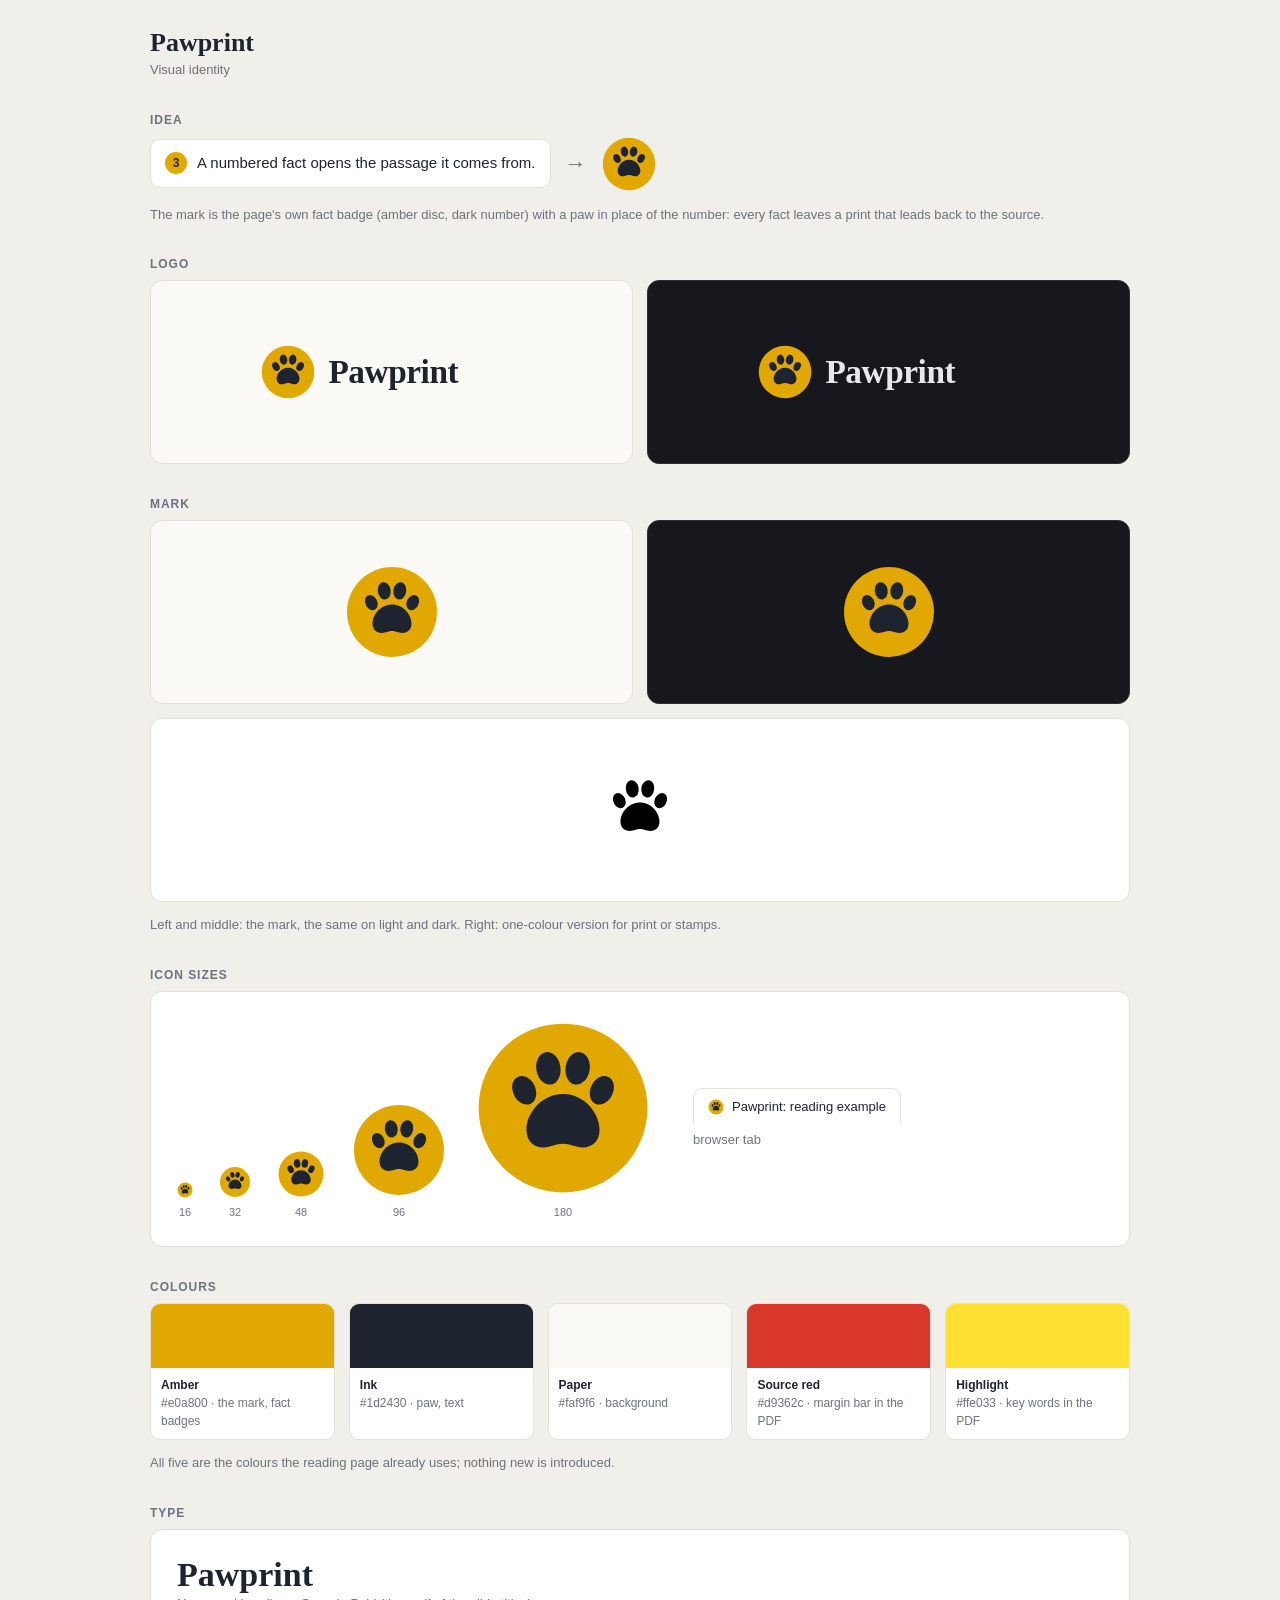
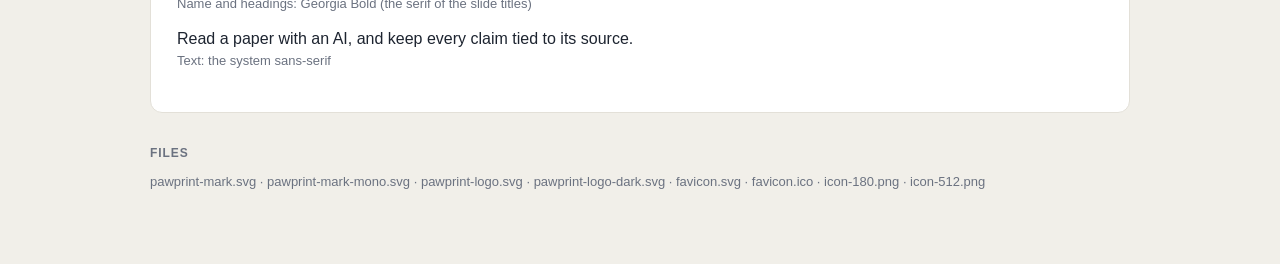
<file: media/brand/index.html>
<!doctype html><html lang="en"><head><meta charset="utf-8"><meta name="viewport" content="width=device-width,initial-scale=1"><title>Pawprint: visual identity</title>
<style>
body{margin:0;font:15px/1.5 -apple-system,BlinkMacSystemFont,"Segoe UI",sans-serif;background:#f1efe9;color:#1d2430}
main{max-width:980px;margin:0 auto;padding:28px 20px 60px}
h1{font:700 26px Georgia,serif;margin:0 0 2px}h2{font:700 12px/1 sans-serif;letter-spacing:.08em;text-transform:uppercase;color:#6b7280;margin:34px 0 10px}
.note{color:#6b7280;font-size:13px}.row{display:flex;gap:14px;flex-wrap:wrap}
.card{flex:1 1 280px;border:1px solid #e3e0d8;border-radius:12px;padding:26px;display:flex;align-items:center;justify-content:center;min-height:130px;background:#faf9f6}
.card.dark{background:#16181d;border-color:#2b2f38}.card.white{background:#fff}
.sizes{display:flex;gap:26px;align-items:flex-end}.sizes div{text-align:center;font-size:11px;color:#6b7280}.sizes img{display:block;margin:0 auto 6px}
.sw{flex:1 1 130px;border-radius:10px;overflow:hidden;border:1px solid #e3e0d8;background:#fff;font-size:12px}.sw i{display:block;height:64px}.sw b{display:block;padding:8px 10px 0}.sw span{display:block;padding:0 10px 9px;color:#6b7280}
.tab{display:inline-flex;align-items:center;gap:8px;background:#fff;border:1px solid #e3e0d8;border-bottom:none;border-radius:9px 9px 0 0;padding:8px 14px;font-size:13px}
.fact{display:flex;gap:10px;align-items:flex-start;background:#fff;border:1px solid #e3e0d8;border-radius:10px;padding:12px 14px;max-width:520px}
.num{flex:none;width:22px;height:22px;border-radius:50%;background:#e0a800;font:700 12px/22px sans-serif;text-align:center}
</style></head><body><main>
<h1>Pawprint</h1><div class="note">Visual identity</div>

<h2>Idea</h2>
<div class="row" style="align-items:center">
 <div class="fact"><span class="num">3</span><span>A numbered fact opens the passage it comes from.</span></div>
 <span style="font-size:22px;color:#6b7280">→</span>
 <img src="pawprint-mark.svg" width="56" height="56" alt="">
</div>
<p class="note">The mark is the page's own fact badge (amber disc, dark number) with a paw in place of the number: every fact leaves a print that leads back to the source.</p>

<h2>Logo</h2>
<div class="row"><div class="card"><img src="pawprint-logo.svg" height="56" alt="Pawprint"></div><div class="card dark"><img src="pawprint-logo-dark.svg" height="56" alt="Pawprint"></div></div>

<h2>Mark</h2>
<div class="row">
 <div class="card"><img src="pawprint-mark.svg" width="96" alt=""></div>
 <div class="card dark"><img src="pawprint-mark.svg" width="96" alt=""></div>
 <div class="card white" style="color:#1d2430"><img src="pawprint-mark-mono.svg" width="96" alt=""></div>
</div>
<p class="note">Left and middle: the mark, the same on light and dark. Right: one-colour version for print or stamps.</p>

<h2>Icon sizes</h2>
<div class="card white" style="justify-content:flex-start;gap:40px">
 <div class="sizes"><div><img src="pawprint-mark.svg" width="16">16</div><div><img src="pawprint-mark.svg" width="32">32</div><div><img src="pawprint-mark.svg" width="48">48</div><div><img src="pawprint-mark.svg" width="96">96</div><div><img src="pawprint-mark.svg" width="180">180</div></div>
 <div><div class="tab"><img src="pawprint-mark.svg" width="16" height="16">Pawprint: reading example</div><div class="note" style="margin-top:6px">browser tab</div></div>
</div>

<h2>Colours</h2>
<div class="row">
 <div class="sw"><i style="background:#e0a800"></i><b>Amber</b><span>#e0a800 · the mark, fact badges</span></div>
 <div class="sw"><i style="background:#1d2430"></i><b>Ink</b><span>#1d2430 · paw, text</span></div>
 <div class="sw"><i style="background:#faf9f6"></i><b>Paper</b><span>#faf9f6 · background</span></div>
 <div class="sw"><i style="background:#d9362c"></i><b>Source red</b><span>#d9362c · margin bar in the PDF</span></div>
 <div class="sw"><i style="background:#ffe033"></i><b>Highlight</b><span>#ffe033 · key words in the PDF</span></div>
</div>
<p class="note">All five are the colours the reading page already uses; nothing new is introduced.</p>

<h2>Type</h2>
<div class="card white" style="display:block">
 <div style="font:700 34px Georgia,serif">Pawprint</div><div class="note">Name and headings: Georgia Bold (the serif of the slide titles)</div>
 <div style="font-size:16px;margin-top:14px">Read a paper with an AI, and keep every claim tied to its source.</div><div class="note">Text: the system sans-serif</div>
</div>

<h2>Files</h2>
<p class="note">pawprint-mark.svg · pawprint-mark-mono.svg · pawprint-logo.svg · pawprint-logo-dark.svg · favicon.svg · favicon.ico · icon-180.png · icon-512.png</p>
</main></body></html>
</file>
